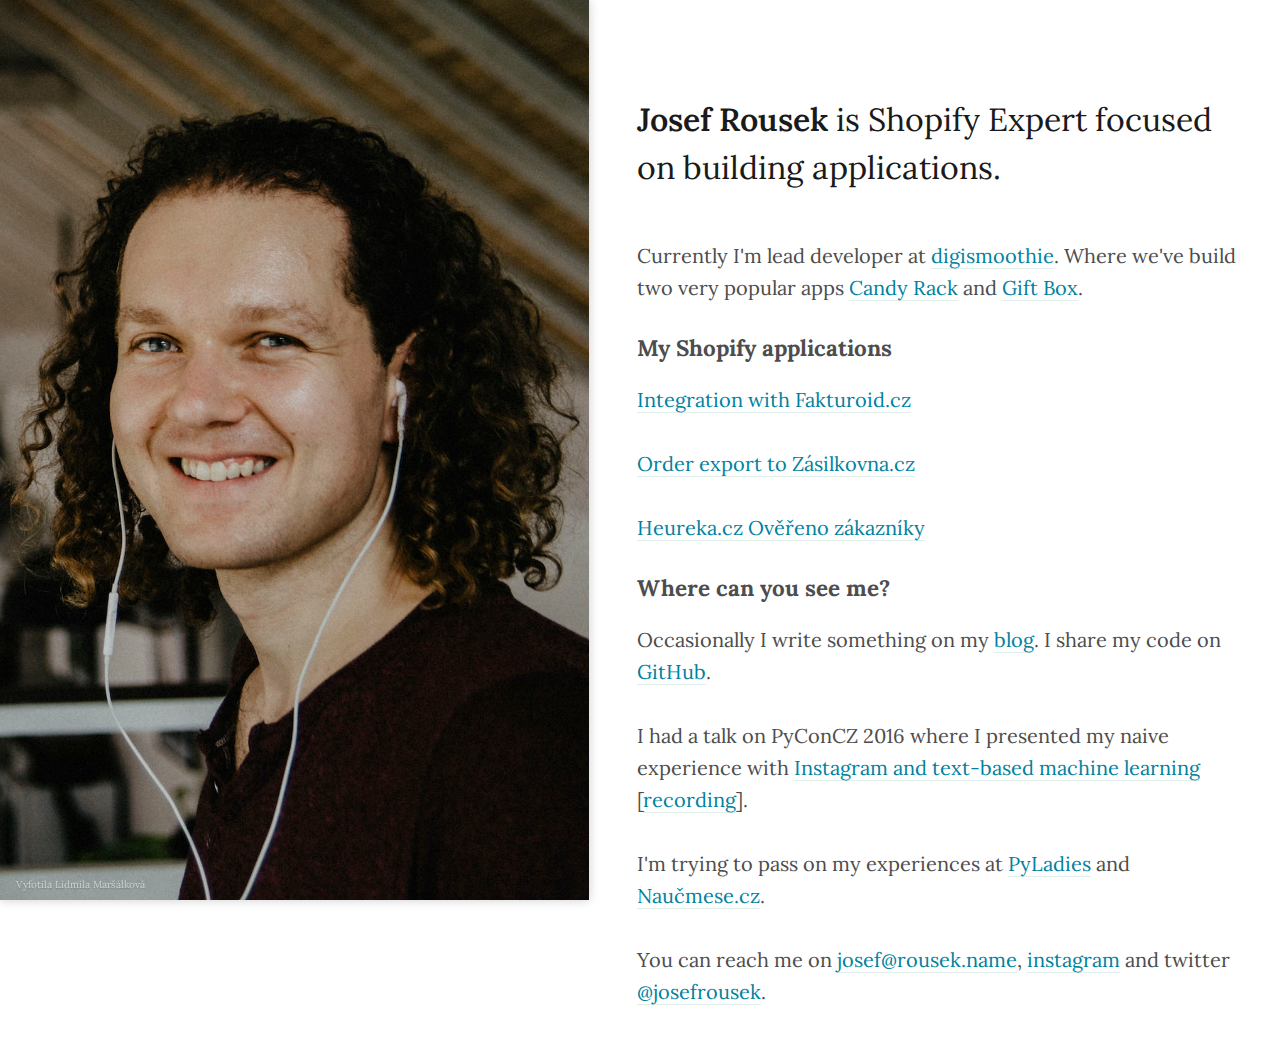
<file: index.htm>
<!DOCTYPE html>
<html>
    <head>
        <meta charset="utf-8">
        <meta name="viewport" content="width=device-width, initial-scale=1">
        <title>Josef Rousek</title>
        <link href="screen.css" rel="stylesheet">
        <meta name="author" content="Josef Rousek">
        <meta name="description" content="Josef Rousek makes Shopify applications">
        <link rel="canonical" href="/">
        <link href="//fonts.googleapis.com/css?family=Lora:400,700&amp;subset=latin,latin-ext" rel="stylesheet" type="text/css">
        <script async defer data-domain="rousek.name" src="https://plausible.io/js/plausible.js"></script>
    </head>
    <body>
        <article>
        <p><strong>Josef Rousek</strong> is Shopify Expert focused on building applications.</p>
        <p>
            Currently I'm lead developer at <a href="https://www.digismoothie.com/">digismoothie</a>. Where we've build two very popular apps <a href="https://apps.shopify.com/candyrack">Candy Rack</a> and <a href="https://apps.shopify.com/gift-box">Gift Box</a>.
        </p>
        <h1>My Shopify applications</h1>
        <p>
            <a href="https://apps.shopify.com/fakturoid-invoices">Integration with Fakturoid.cz</a>
        </p>
        <p>
            <a href="https://apps.shopify.com/export-orders-to-zasilkovna-cz">Order export to Zásilkovna.cz</a>
        </p>
        <p>
            <a href="/shopify-heureka/">Heureka.cz Ověřeno zákazníky</a>
        </p>
        <h1>Where can you see me?</h1>
        <p>Occasionally I write something on my <a href="http://blog.rousek.name/">blog</a>. I share my code on <a href="https://github.com/stlk">GitHub</a>.</p>
        <p>I had a talk on PyConCZ 2016 where I presented my naive experience with <a href="https://cz.pycon.org/2016/speakers/talks/#josef-rousek">Instagram and text-based machine learning</a> [<a href="https://www.youtube.com/watch?v=RkiicAwJ7iM">recording</a>].</p>

        <p>I'm trying to pass on my experiences at <a href="http://pyladies.cz/praha_info/">PyLadies</a> and <a href="https://www.naucmese.cz/josef-rousek">Naučmese.cz</a>.</p>
        <p>You can reach me on <a href="mailto:josef@rousek.name" class="p-email">josef@rousek.name</a>, <a href="https://www.instagram.com/josef.rousek/">instagram</a> and twitter
        <a href="https://twitter.com/josefrousek">@josefrousek</a>.</p>
        </article>
        <figure>
            <figcaption><span>Vyfotila Lidmila Maršálková</span></figcaption>
        </figure>
    </body>
</html>
</file>
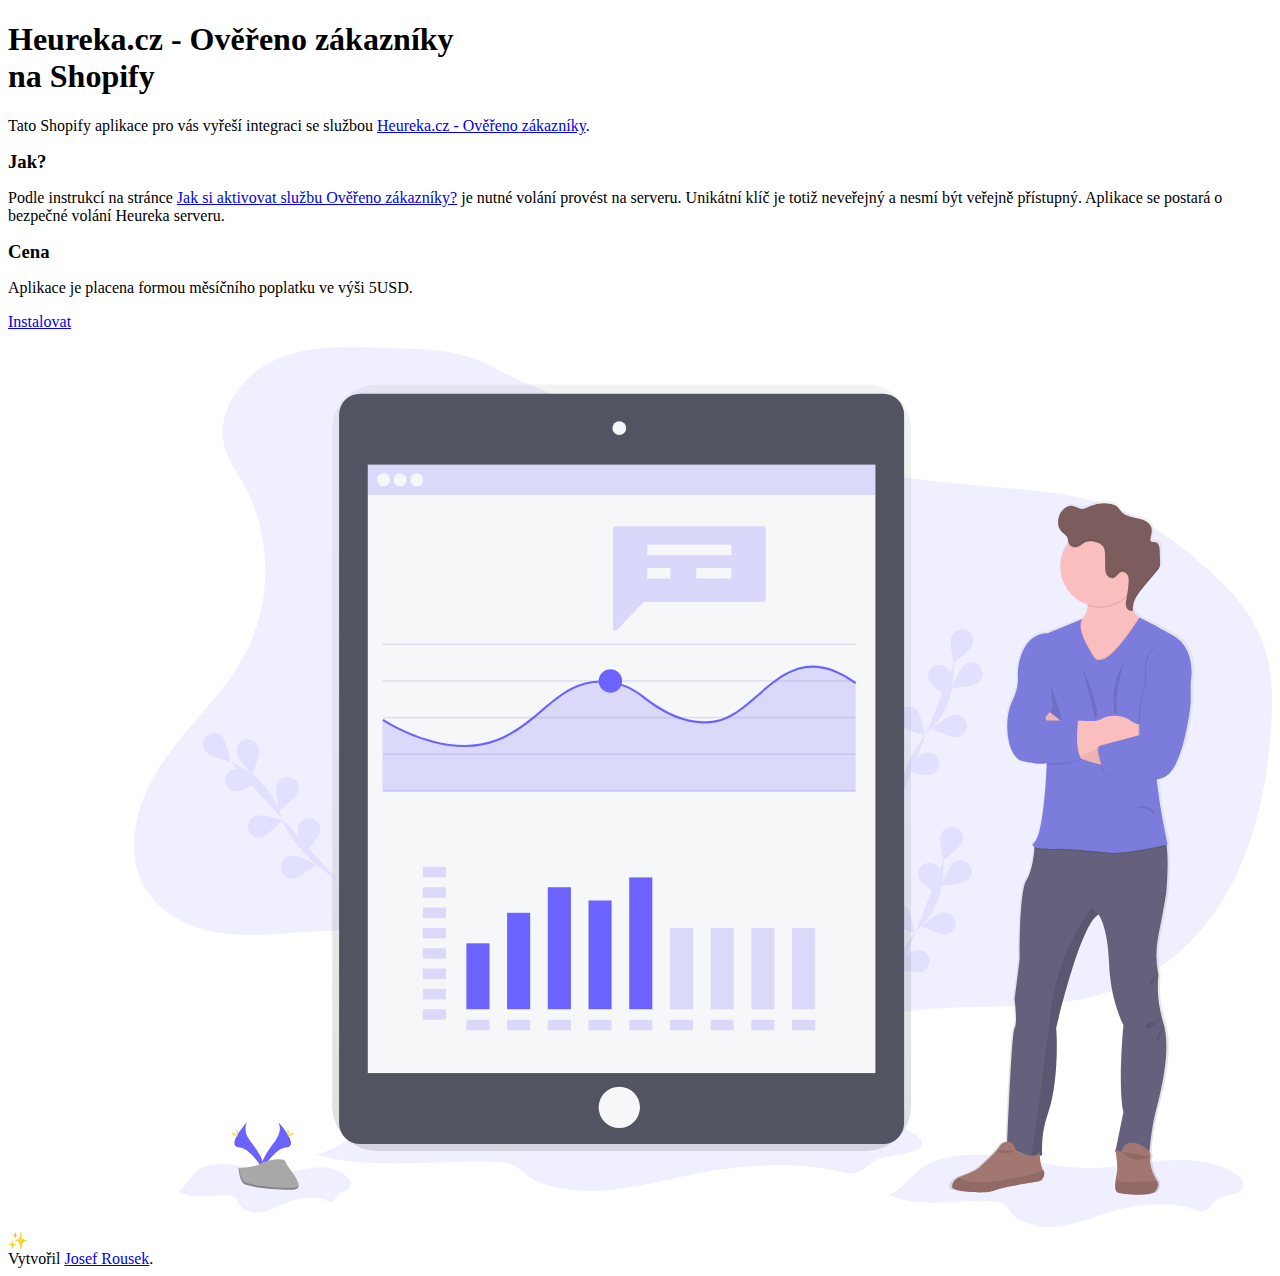
<file: shopify-heureka/index.html>
<!DOCTYPE html>
<html lang="cs">

<head>
  <meta charset="UTF-8" />
  <meta name="viewport" content="width=device-width, initial-scale=1.0" />
  <meta http-equiv="X-UA-Compatible" content="ie=edge" />
  <title>Heureka.cz - Ověřeno zákazníky na Shopify</title>
  <meta name="description" content="Tato Shopify aplikace pro vás vyřeší integraci se službou Heureka.cz - Ověřeno zákazníky.">
  <link rel="stylesheet" href="https://sdks.shopifycdn.com/polaris/2.0.0/polaris.min.css" />
  <style>
    .Polaris-EmptyState__Image {
      margin-left: 10%;
      width: 90%;
    }
    .Polaris-EmptyState__Content {
      color: initial;
    }
    h3 {
      margin: 1rem 0;
    }
    .Polaris-EmptyState {
        margin-top: 0;
    }
    @media (max-width: 46.5em) {
      .Polaris-EmptyState__DetailsContainer {
          padding: 0 1.6rem;
      }
      img.Polaris-EmptyState__Image {
          display: none;
      }
    }
  </style>
  <script async defer data-domain="rousek.name" src="https://plausible.io/js/plausible.js"></script>
</head>

<body>
<div class="Polaris-EmptyState">
  <div class="Polaris-EmptyState__Section">
    <div class="Polaris-EmptyState__DetailsContainer">
      <div class="">
        <div class="Polaris-TextContainer Polaris-TextContainer--spacingLoose">
          <h1 class="Polaris-DisplayText Polaris-DisplayText--sizeMedium">Heureka.cz - Ověřeno zákazníky <div class="Polaris-TextStyle--variationSubdued">na Shopify</div></h1>
          <div class="Polaris-EmptyState__Content Polaris-TextContainer Polaris-TextContainer--spacingLoose">
            <p>
              Tato Shopify aplikace pro vás vyřeší integraci se službou <a href="http://www.overenozakazniky.cz/">Heureka.cz - Ověřeno zákazníky</a>.
            </p>
            <h3 class="Polaris-DisplayText--sizeMedium">Jak?</h3>
            <p>
              Podle instrukcí na stránce <a href="https://sluzby.heureka.cz/napoveda/overeno-jak-aktivovat/">Jak si aktivovat službu Ověřeno zákazníky?</a> je nutné volání provést na serveru. Unikátní klíč je totiž neveřejný a nesmí být veřejně přístupný. Aplikace se postará o bezpečné volání Heureka serveru.
            </p>
            <h3 class="Polaris-DisplayText--sizeMedium">Cena</h3>
            <p>
              Aplikace je placena formou měsíčního poplatku ve výši 5USD.
            </p>
            <p>
              <a href="https://shopify-heureka.herokuapp.com/" class="Polaris-Button Polaris-Button--primary Polaris-Button--sizeLarge">Instalovat</a>
            </p>
          </div>
        </div>
      </div>
    </div>

    <div class="Polaris-EmptyState__ImageContainer">
      <img src="undraw_report_mx0a.svg" role="presentation" alt=""
        class="Polaris-EmptyState__Image">
    </div>
  </div>
</div>
  <div class="Polaris-FooterHelp">
    <div class="Polaris-FooterHelp__Content">
      <div class="Polaris-FooterHelp__Icon">
        <span class="Polaris-Icon">
          ✨
        </span>
      </div>
      <div class="Polaris-FooterHelp__Text">
        Vytvořil
        <a class="Polaris-Link" href="/" data-polaris-unstyled="true">Josef Rousek</a>.
      </div>
    </div>
  </div>
</body>

</html>
</file>
<file: screen.css>
html, body, div, span, applet, object, iframe, h1, h2, h3, h4, h5, h6, p, blockquote, pre, a, abbr, acronym, address, big, cite, code, del, dfn, em, img, ins, kbd, q, s, samp, small, strike, strong, sub, sup, tt, var, b, u, i, center, dl, dt, dd, ol, ul, li, fieldset, form, label, legend, table, caption, tbody, tfoot, thead, tr, th, td, article, aside, canvas, details, embed, figure, figcaption, footer, header, hgroup, menu, nav, output, ruby, section, summary, time, mark, audio, video { margin: 0; padding: 0; border: 0; font: inherit; font-size: 100%; vertical-align: baseline; }

html { line-height: 1; }

ol, ul { list-style: none; }

table { border-collapse: collapse; border-spacing: 0; }

caption, th, td { text-align: left; font-weight: normal; vertical-align: middle; }

q, blockquote { quotes: none; }
q:before, q:after, blockquote:before, blockquote:after { content: ""; content: none; }

a img { border: none; }

article, aside, details, figcaption, figure, footer, header, hgroup, menu, nav, section, summary { display: block; }

a { -webkit-transition-property: all; -moz-transition-property: all; -o-transition-property: all; transition-property: all; -webkit-transition-duration: 0.125s; -moz-transition-duration: 0.125s; -o-transition-duration: 0.125s; transition-duration: 0.125s; color: #0082A0; text-decoration: none; border-bottom: 1px solid rgba(61, 153, 135, 0.15); }
a:visited { color: #0082A0; }
a:focus { color: #0082A0; }
a:hover { color: #50b9a5; }
a:active { color: #50b9a5; }
a:hover, a:active { border-bottom: 1px solid rgba(61, 153, 135, 0); }

strong { font-weight: 600; }

body { -webkit-font-smoothing: antialiased; background-color: white; color: #4d4d4d; font-family: "Lora", "Helvetica Neue", Helvetica, Arial, sans-serif; font-size: 14px; font-weight: 400; }

@media (min-width: 1000px) { article { margin-left: 46.4%; } }
@media (max-width: 1000px) { article { position: absolute; top: 38.2%; width: 100%; } }

article p, article h1 { font-size: 16px; line-height: 24px; margin: 0 auto 24px auto; max-width: 600px; padding-left: 24px; padding-right: 24px; }
@media (min-width: 1000px) { article p { font-size: 20px; line-height: 32px; margin: 0 auto 32px auto; } }
article h1{font-size: 1.6em; font-weight: bold;}

article p:first-of-type { color: #1a1a1a; font-weight: 300; }
@media (max-width: 1000px) { article p:first-of-type { font-size: 24px; line-height: 32px; margin-top: 32px; margin-bottom: 32px; } }
@media (min-width: 1000px) { article p:first-of-type { font-size: 32px; line-height: 48px; margin-top: 96px; margin-bottom: 48px; } }

figure { left: 0; top: 0; }
@media (min-width: 1000px) { figure { position: fixed; height: 100%; max-width: 600px; width: 46%; } }
@media (max-width: 1000px) { figure { position: absolute; height: 38.2%; max-height: 600px; width: 100%; } }

figcaption { -webkit-background-size: cover; -moz-background-size: cover; -o-background-size: cover; background-size: cover; color: rgba(255, 255, 255, 0.6); height: 100%; line-height: 20px; position: relative; width: 100%; background-image: url('DSC_0020.jpg'); background-position: center center; background-repeat: no-repeat; font-size: 10px; font-weight: 300; -webkit-box-shadow: rgba(0, 0, 0, 0.2) 0 0 10px 0; -moz-box-shadow: rgba(0, 0, 0, 0.2) 0 0 10px 0; box-shadow: rgba(0, 0, 0, 0.2) 0 0 10px 0; }
@media (max-width: 1000px) { figcaption { background-position: center 30%; } }

figcaption a { color: rgba(255, 255, 255, 0.8); text-decoration: none; border-bottom: 1px solid rgba(61, 153, 135, 0); }
figcaption a:visited { color: rgba(255, 255, 255, 0.8); }
figcaption a:focus { color: rgba(255, 255, 255, 0.8); }
figcaption a:hover, figcaption a:active { border-bottom: 1px solid rgba(61, 153, 135, 1); }
figcaption span { text-shadow: rgba(0, 0, 0, 0.2) 0 1px 1px; -webkit-font-smoothing: subpixel-antialiased; bottom: 0; margin: 5px 8px; padding: 0 8px; position: absolute; left: 0; }
</file>
